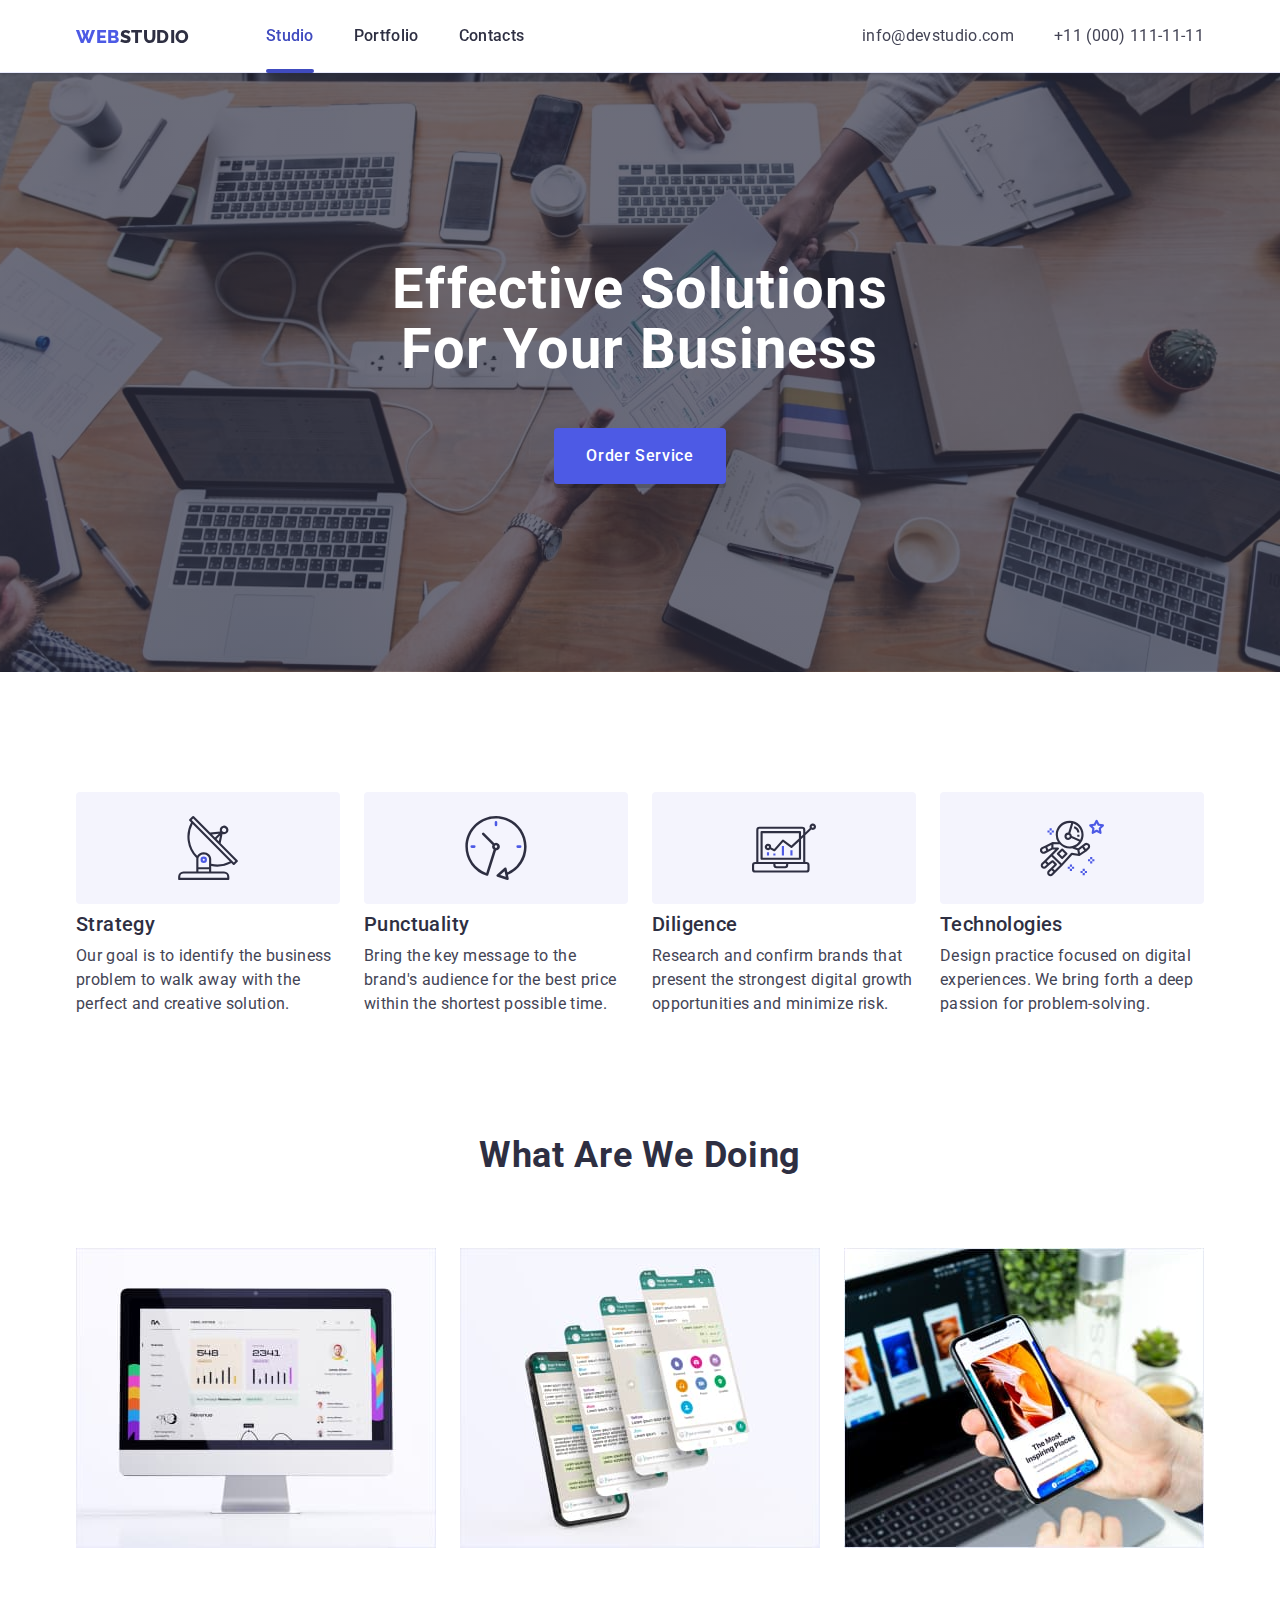
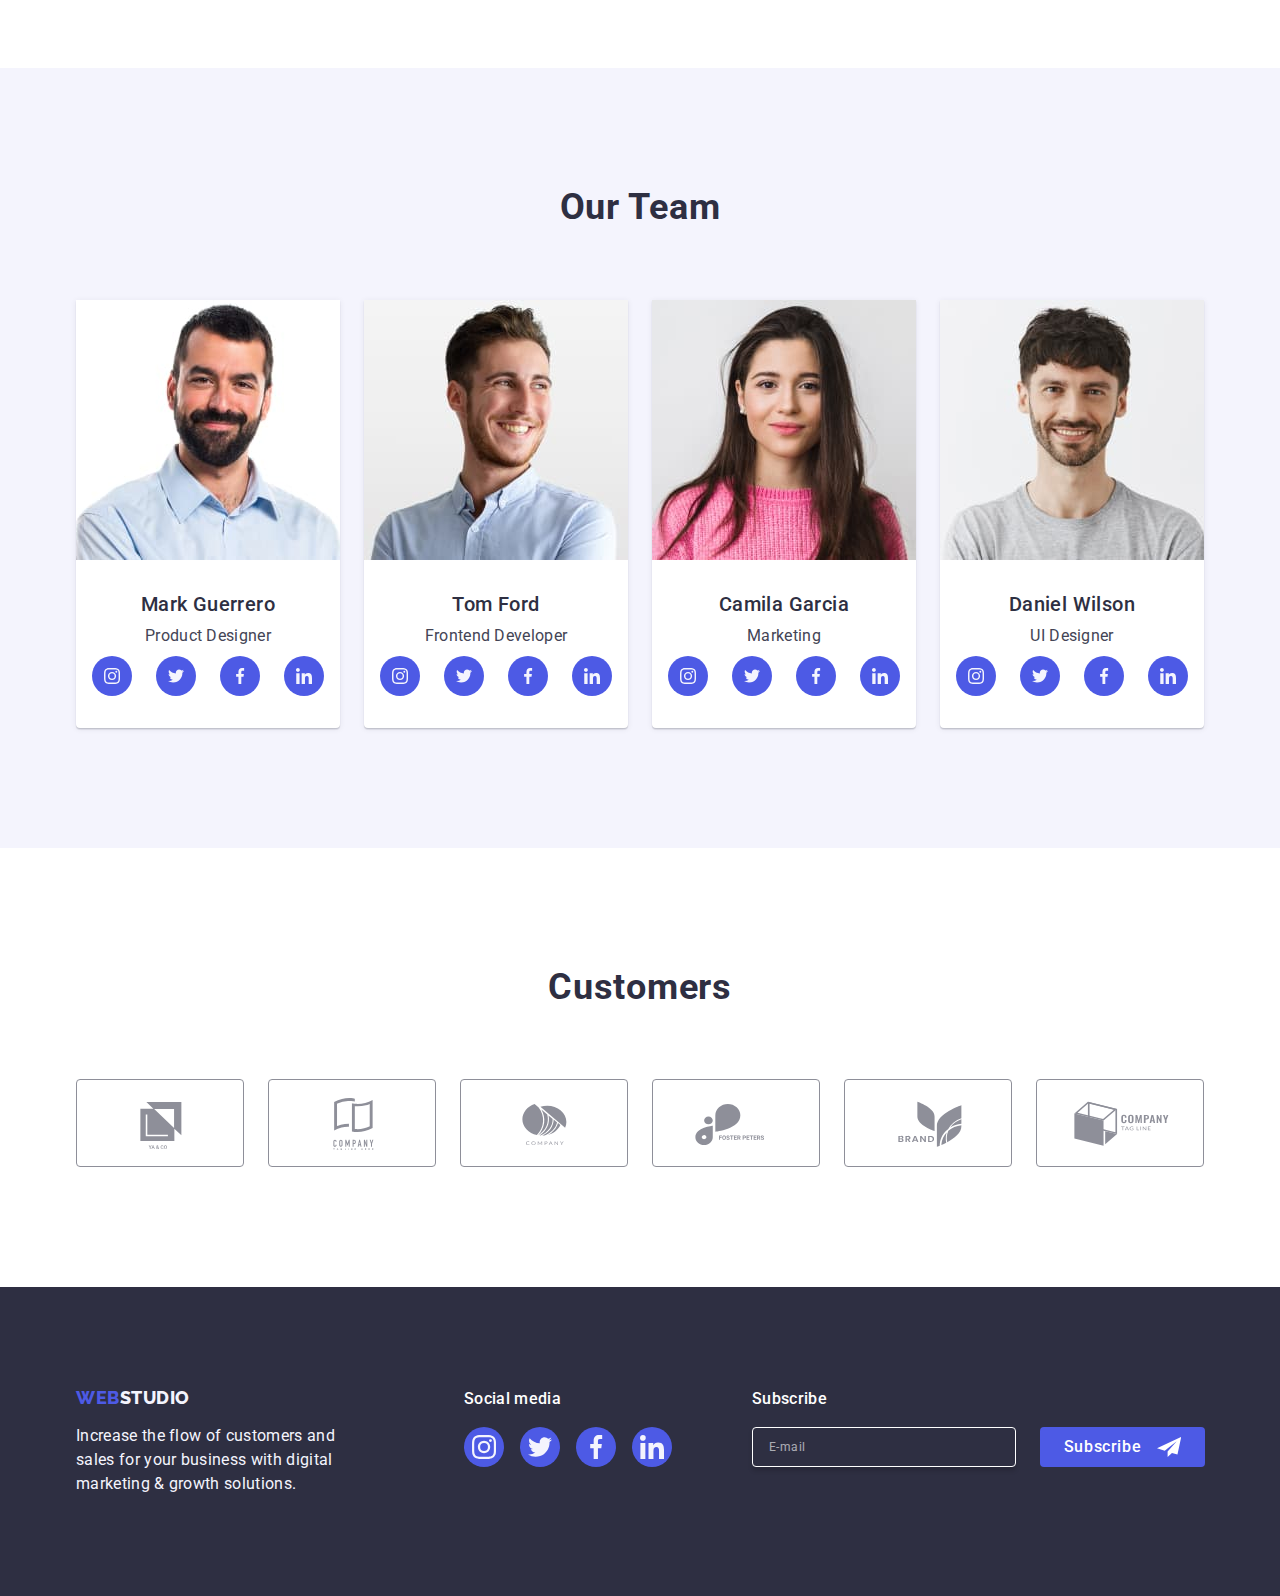
<file: index.html>
<!DOCTYPE html>
<html lang="en">
  <head>
    <meta charset="UTF-8" />
    <meta http-equiv="X-UA-Compatible" content="IE=edge" />
    <meta name="viewport" content="width=device-width, initial-scale=1.0" />
    <title>Main Page</title>
    <link rel="preconnect" href="https://fonts.googleapis.com" />
    <link rel="preconnect" href="https://fonts.gstatic.com" crossorigin />
    <link
      href="https://fonts.googleapis.com/css2?family=Raleway:wght@800&family=Roboto:wght@400;500;700&display=swap"
      rel="stylesheet"
    />
    <link
      rel="stylesheet"
      href="https://cdnjs.cloudflare.com/ajax/libs/modern-normalize/1.1.0/modern-normalize.min.css"
    />
    <link rel="stylesheet" href="./css/styles.css" />
  </head>

  <body>
    <header class="page-header">
      <div class="container page-header-container">
        <nav class="list page-navigation">
          <a class="logo link logo-header" href="./index.html"
            >Web<span class="logo-dark">Studio</span></a
          >
          <ul class="list menu">
            <li class="current-studio-item">
              <a class="menu-item link current-studio" href="./index.html"
                >Studio</a
              >
            </li>
            <li class="current-studio-item">
              <a class="menu-item link" href="./portfolio.html">Portfolio</a>
            </li>
            <li class="current-studio-item">
              <a class="menu-item link" href="">Contacts</a>
            </li>
          </ul>
        </nav>
        <button type="button" class="mobile-menu-open js-open-menu">
          <svg width="32" height="22">
            <use href="./images/icons.svg#burger"></use>
          </svg>
        </button>
        <address class="addresses">
          <ul class="list link addresses-nav">
            <li class="link">
              <a
                class="contact link link-email"
                href="mailto:info@devstudio.com"
                >info@devstudio.com</a
              >
            </li>
            <li class="link">
              <a class="contact link" href="tel:+110001111111"
                >+11 (000) 111-11-11</a
              >
            </li>
          </ul>
        </address>
      </div>
      <div class="mobile-menu js-menu-container">
        <div class="container mobile-menu-container">
          <button class="mobile-menu-close-btn js-close-menu">
            <svg class="icon-close" width="8" height="8">
              <use href="./images/icons.svg#close"></use>
            </svg>
          </button>
          <div class="mobile-page">
<div>
           <ul class="list mobile-menu-container-list">
              <li class="mobile-menu-container-link">
                <a
                  class="link mobile-menu-container-item studio"
                  href="./index.html"
                  >Studio</a
                >
              </li>
              <li class="mobile-menu-container-link">
                <a
                  class="link mobile-menu-container-item"
                  href="./portfolio.html"
                  >Portfolio</a
                >
              </li>
              <li class="mobile-menu-container-link">
                <a class="link mobile-menu-container-item" href="">Contacts</a>
              </li>
            </ul>  
          </div>
           
            <div class="mobile-addresses">
            <ul class="list mobile-menu-container-addresses">
              <li class="mobile-menu-phone">
                <a class="mobile-menu-phone-item link" href="tel:+110001111111"
                  >+11 (000) 111-11-11</a
                >
              </li>
              <li class="mobile-menu-email">
                <a
                  class="mobile-menu-email-item link"
                  href="mailto:info@devstudio.com"
                  >info@devstudio.com</a
                >
              </li>
            </ul>
            <div class="mobile-media-footer">
              <ul class="list  mobile-footer-list">
                <li class="every-icon">
                  <a href="" class="social-footer">
                    <svg
                      class="social-icon"
                      width="24"
                      height="24"
                      aria-label="icon-instagram"
                    >
                      <use href="./images/icons.svg#instagram"></use>
                    </svg>
                  </a>
                </li>
                <li class="every-icon">
                  <a href="" class="social-footer">
                    <svg
                      class="social-icon"
                      width="24"
                      height="24"
                      aria-label="icon-twitter"
                    >
                      <use href="./images/icons.svg#twitter"></use>
                    </svg>
                  </a>
                </li>
                <li class="every-icon">
                  <a href="" class="social-footer">
                    <svg
                      class="social-icon"
                      width="24"
                      height="24"
                      aria-label="icon-facebook"
                    >
                      <use href="./images/icons.svg#facebook"></use>
                    </svg>
                  </a>
                </li>
                <li class="every-icon">
                  <a href="" class="social-footer">
                    <svg
                      class="social-icon"
                      width="24"
                      height="24"
                      aria-label="icon-linkedin"
                    >
                      <use href="./images/icons.svg#linkedin"></use>
                    </svg>
                  </a>
                </li>
              </ul>
              </div>
          </div>
          
            
            </div>
          </div>
        </div>
      </div>
    </header>
    <main class="main-cont">
      <section class="hero">
        <div class="container">
          <h1 class="hero-title">Effective Solutions For Your Business</h1>
          <button class="modal-open-btn" type="button" data-modal-open>
            Order Service
          </button>
        </div>
      </section>
      <section class="scills">
        <div class="container">
          <h2 class="scills-title visually-hidden">scills</h2>
          <ul class="list scills-container">
            <li class="first-scill">
              <div class="scills-list">
                <svg
                  class="scills-icon"
                  width="64"
                  height="64"
                  aria-label="icon-strategy"
                >
                  <use href="./images/icons.svg#antenna"></use>
                </svg>
              </div>
              <h3 class="scills-item">Strategy</h3>
              <p class="scills-item-about">
                Our goal is to identify the business problem to walk away with
                the perfect and creative solution.
              </p>
            </li>
            <li class="first-scill">
              <div class="scills-list">
                <svg
                  class="scills-icon"
                  width="64"
                  height="64"
                  aria-label="icon-clock"
                >
                  <use href="./images/icons.svg#clock"></use>
                </svg>
              </div>
              <h3 class="scills-item">Punctuality</h3>
              <p class="scills-item-about">
                Bring the key message to the brand's audience for the best price
                within the shortest possible time.
              </p>
            </li>
            <li class="first-scill">
              <div class="scills-list">
                <svg
                  class="scills-icon"
                  width="64"
                  height="64"
                  aria-label="icon-diagram"
                >
                  <use href="./images/icons.svg#diagram"></use>
                </svg>
              </div>
              <h3 class="scills-item">Diligence</h3>
              <p class="scills-item-about">
                Research and confirm brands that present the strongest digital
                growth opportunities and minimize risk.
              </p>
            </li>
            <li class="first-scill">
              <div class="scills-list">
                <svg
                  class="scills-icon"
                  width="64"
                  height="64"
                  aria-label="icon-astronaut"
                >
                  <use href="./images/icons.svg#astronaut"></use>
                </svg>
              </div>
              <h3 class="scills-item">Technologies</h3>
              <p class="scills-item-about">
                Design practice focused on digital experiences. We bring forth a
                deep passion for problem-solving.
              </p>
            </li>
          </ul>
        </div>
      </section>
      <section class="doing-container">
        <div class="container">
          <h2 class="doing-title">What are we doing</h2>
          <ul class="list doing-list">
            <li class="first-doing">
              <h3 hidden>desktop</h3>
              <picture>
                <source
                  srcset="
                    ./images/doing/doing-tab.webp    1x,
                    ./images/doing/doing-tab@2x.webp 2x
                  "
                  media="(min-width:1158)"
                  type="image/webp"
                />
                <source
                  srcset="
                    ./images/doing/doing-tab.jpg    1x,
                    ./images/doing/doing-tab@2x.jpg 2x
                  "
                  media="(min-width:1158px)"
                />
                <img
                  src="./images/desktop.jpg"
                  alt="desktop"
                  width="360"
                  height="300"
                />
              </picture>
            </li>
            <li class="first-doing">
              <h3 hidden>mobile</h3>
              <picture>
                <source
                  srcset="
                    ./images/doing/doing-mob.webp    1x,
                    ./images/doing/doing-mob@2x.webp 2x
                  "
                  media="(min-width:1158)"
                  type="image/webp" />
                <source
                  srcset="
                    ./images/doing/doing-mob.jpg    1x,
                    ./images/doing/doing-mob@2x.jpg 2x
                  "
                  media="(min-width:1158px)" />
                <img
                  src="./images/mobile.jpg"
                  alt="mobile"
                  width="360"
                  height="300"
              /></picture>
            </li>

            <li class="first-doing">
              <h3 hidden>synchronization</h3>
              <picture>
                <source
                  srcset="
                    ./images/doing/doing-desk.webp    1x,
                    ./images/doing/doing-desk@2x.webp 2x
                  "
                  media="(min-width:1158)"
                  type="image/webp" />
                <source
                  srcset="
                    ./images/doing/doing-desk.jpg    1x,
                    ./images/doing/doing-desk@2x.jpg 2x
                  "
                  media="(min-width:1158px)" />
                <img
                  src="./images/synchronization.jpg"
                  alt="synchronization"
                  width="360"
                  height="300"
              /></picture>
            </li>
          </ul>
        </div>
      </section>
      <section class="team-container">
        <div class="container">
          <h2 class="team-title">Our Team</h2>
          <ul class="list team-list-top">
            <li class="team-list">
              <picture>
                <source
                  srcset="
                    ./images/team/team-desktop/guerrero-desk.webp    1x,
                    ./images/team/team-desktop/guerrero-desk@2x.webp 2x
                  "
                  media="(min-width:1158)"
                  type="image/webp"
                />
                <source
                  srcset="
                    ./images/team/team-desktop/guerrero-desk.jpg    1x,
                    ./images/team/team-desktop/guerrero-desk@2x.jpg 2x
                  "
                  media="(min-width:1158px)"
                />
                <source
                  srcset="
                    ./images/team/team-tablet/guerrero-tab.jpg    1x,
                    ./images/team/team-tablet/guerrero-tab@2x.jpg 2x
                  "
                  media="(min-width:768px)"
                />
                <source
                  srcset="
                    ./images/team/team-mobile/guerrero.jpg     1x,
                    ./images/team/team-mobile/guerrero@2x.jpg 2x
                  "
                  media="(max-width: 767px)"
                />
                <img
                  class="team-item-img"
                  src="./images/team/team-desktop/guerrero-desk.jpg"
                  alt="Mark Guerrero"
                  width="264"
                  height="260"
                />
              </picture>
              <div class="team-border every-team-border">
                <h3 class="team-item">Mark Guerrero</h3>
                <p class="item-about">Product Designer</p>
                <ul class="list social">
                  <li class="every-social-item">
                    <a href="" class="social-list">
                      <svg
                        class="social-icon"
                        width="16"
                        height="16"
                        aria-label="icon-instagram"
                      >
                        <use href="./images/icons.svg#instagram"></use>
                      </svg>
                    </a>
                  </li>
                  <li class="every-social-item">
                    <a href="" class="social-list">
                      <svg
                        class="social-icon"
                        width="16"
                        height="16"
                        aria-label="icon-twitter"
                      >
                        <use href="./images/icons.svg#twitter"></use>
                      </svg>
                    </a>
                  </li>
                  <li class="every-social-item">
                    <a href="" class="social-list">
                      <svg
                        class="social-icon"
                        width="16"
                        height="16"
                        aria-label="icon-facebook"
                      >
                        <use href="./images/icons.svg#facebook"></use>
                      </svg>
                    </a>
                  </li>
                  <li class="every-social-item">
                    <a href="" class="social-list">
                      <svg
                        class="social-icon"
                        width="16"
                        height="16"
                        aria-label="icon-linkedin"
                      >
                        <use href="./images/icons.svg#linkedin"></use>
                      </svg>
                    </a>
                  </li>
                </ul>
              </div>
            </li>
            <li class="team-list">
              <picture>
                <source
                  srcset="
                    ./images/team/team-desktop/ford-desk.webp    1x,
                    ./images/team/team-desktop/ford-desk@2x.webp 2x
                  "
                  media="(min-width:1158)"
                  type="image/webp" />
                <source
                  srcset="
                    ./images/team/team-desktop/ford-desk.jpg    1x,
                    ./images/team/team-desktop/ford-desk@2x.jpg 2x
                  "
                  media="(min-width:1158px)" />
                <source
                  srcset="
                    ./images/team/team-tablet/ford-tab.jpg    1x,
                    ./images/team/team-tablet/ford-tab@2x.jpg 2x
                  "
                  media="(min-width:768px)" />
                <source
                  srcset="
                    ./images/team/team-mobile/ford.jpg     1x,
                    ./images/team/team-mobile/ford@2x.jpg 2x
                  "
                  media="(max-width: 767px)" />
                <img
                  class="team-item-img"
                  src="./images/team/tom-ford.jpg"
                  alt="Tom Ford"
                  width="264"
                  height="260"
              /></picture>
              <div class="team-border every-team-border">
                <h3 class="team-item">Tom Ford</h3>
                <p class="item-about">Frontend Developer</p>
                <ul class="list social">
                  <li class="every-social-item">
                    <a href="" class="social-list">
                      <svg
                        class="social-icon"
                        width="16"
                        height="16"
                        aria-label="icon-instagram"
                      >
                        <use href="./images/icons.svg#instagram"></use>
                      </svg>
                    </a>
                  </li>
                  <li class="every-social-item">
                    <a href="" class="social-list">
                      <svg
                        class="social-icon"
                        width="16"
                        height="16"
                        aria-label="icon-twitter"
                      >
                        <use href="./images/icons.svg#twitter"></use>
                      </svg>
                    </a>
                  </li>
                  <li class="every-social-item">
                    <a href="" class="social-list">
                      <svg
                        class="social-icon"
                        width="16"
                        height="16"
                        aria-label="icon-facebook"
                      >
                        <use href="./images/icons.svg#facebook"></use>
                      </svg>
                    </a>
                  </li>
                  <li class="every-social-item">
                    <a href="" class="social-list">
                      <svg
                        class="social-icon"
                        width="16"
                        height="16"
                        aria-label="icon-linkedin"
                      >
                        <use href="./images/icons.svg#linkedin"></use>
                      </svg>
                    </a>
                  </li>
                </ul>
              </div>
            </li>
            <li class="team-list">
              <picture>
                <source
                  srcset="
                    ./images/team/team-desktop/garcia-desk.webp    1x,
                    ./images/team/team-desktop/garcia-desk@2x.webp 2x
                  "
                  media="(min-width:1158)"
                  type="image/webp" />
                <source
                  srcset="
                    ./images/team/team-desktop/garcia-desk.jpg    1x,
                    ./images/team/team-desktop/garcia-desk@2x.jpg 2x
                  "
                  media="(min-width:1158px)" />
                <source
                  srcset="
                    ./images/team/team-tablet/garcia-tab.jpg    1x,
                    ./images/team/team-tablet/garcia-tab@2x.jpg 2x
                  "
                  media="(min-width:768px)" />
                <source
                  srcset="
                    ./images/team/team-mobile/garcia.jpg     1x,
                    ./images/team/team-mobile/garcia@2x.jpg 2x
                  "
                  media="(max-width: 767px)" />

                <img
                  class="team-item-img"
                  src="./images/team/camila-garcia.jpg"
                  alt="Camila Garcia"
                  width="264"
                  height="260"
              /></picture>
              <div class="team-border every-team-border">
                <h3 class="team-item">Camila Garcia</h3>
                <p class="item-about">Marketing</p>
                <ul class="list social">
                  <li class="every-social-item">
                    <a href="" class="social-list">
                      <svg
                        class="social-icon"
                        width="16"
                        height="16"
                        aria-label="icon-instagram"
                      >
                        <use href="./images/icons.svg#instagram"></use>
                      </svg>
                    </a>
                  </li>
                  <li class="every-social-item">
                    <a href="" class="social-list">
                      <svg
                        class="social-icon"
                        width="16"
                        height="16"
                        aria-label="icon-twitter"
                      >
                        <use href="./images/icons.svg#twitter"></use>
                      </svg>
                    </a>
                  </li>
                  <li class="every-social-item">
                    <a href="" class="social-list">
                      <svg
                        class="social-icon"
                        width="16"
                        height="16"
                        aria-label="icon-facebook"
                      >
                        <use href="./images/icons.svg#facebook"></use>
                      </svg>
                    </a>
                  </li>
                  <li class="every-social-item">
                    <a href="" class="social-list">
                      <svg
                        class="social-icon"
                        width="16"
                        height="16"
                        aria-label="icon-linkedin"
                      >
                        <use href="./images/icons.svg#linkedin"></use>
                      </svg>
                    </a>
                  </li>
                </ul>
              </div>
            </li>
            <li class="team-list">
              <picture>
                <source
                  srcset="
                    ./images/team/team-desktop/wilson-desk.webp    1x,
                    1x,
                    ./images/team/team-desktop/wilson-desk@2x.webp 2x
                  "
                  media="(min-width:1158)"
                  type="image/webp" />
                <source
                  srcset="
                    ./images/team/team-desktop/wilson-desk.jpg    1x,
                    ./images/team/team-desktop/wilson-desk@2x.jpg 2x
                  "
                  media="(min-width:1158px)" />
                <source
                  srcset="
                    ./images/team/team-tablet/wilson-tab.jpg    1x,
                    ./images/team/team-tablet/wilson-tab@2x.jpg 2x
                  "
                  media="(min-width:768px)" />
                <source
                  srcset="
                    ./images/team/team-mobile/wilson.jpg     1x,
                    ./images/team/team-mobile/wilson@2x.jpg 2x
                  "
                  media="(max-width: 767px)" />
                <img
                  class="team-item-img"
                  src="./images/team/daniel-wilson.jpg"
                  alt="Daniel Wilson"
                  width="264"
                  height="260"
              /></picture>
              <div class="team-border every-team-border">
                <h3 class="team-item">Daniel Wilson</h3>
                <p class="item-about">UI Designer</p>
                <ul class="list social">
                  <li class="every-social-item">
                    <a href="" class="social-list">
                      <svg
                        class="social-icon"
                        width="16"
                        height="16"
                        aria-label="icon-instagram"
                      >
                        <use href="./images/icons.svg#instagram"></use>
                      </svg>
                    </a>
                  </li>
                  <li class="every-social-item">
                    <a href="" class="social-list">
                      <svg
                        class="social-icon"
                        width="16"
                        height="16"
                        aria-label="icon-twitter"
                      >
                        <use href="./images/icons.svg#twitter"></use>
                      </svg>
                    </a>
                  </li>
                  <li class="every-social-item">
                    <a href="" class="social-list">
                      <svg
                        class="social-icon"
                        width="16"
                        height="16"
                        aria-label="icon-facebook"
                      >
                        <use href="./images/icons.svg#facebook"></use>
                      </svg>
                    </a>
                  </li>
                  <li class="every-social-item">
                    <a href="" class="social-list">
                      <svg
                        class="social-icon"
                        width="16"
                        height="16"
                        aria-label="icon-linkedin"
                      >
                        <use href="./images/icons.svg#linkedin"></use>
                      </svg>
                    </a>
                  </li>
                </ul>
              </div>
            </li>
          </ul>
        </div>
      </section>
      <section class="customers-container">
        <div class="container">
          <h2 class="customers-title">Customers</h2>
          <ul class="list customers-list">
            <li class="every-customer-item">
              <a href="" class="customers-item">
                <svg
                  class="customers-icon"
                  width="104"
                  height="56"
                  aria-label="icon-ya-co"
                >
                  <use href="./images/icons.svg#ya-co"></use>
                </svg>
              </a>
            </li>
            <li class="every-customer-item">
              <a href="" class="customers-item">
                <svg
                  class="customers-icon"
                  width="104"
                  height="56"
                  aria-label="icon-tagline-here"
                >
                  <use href="./images/icons.svg#tagline-here"></use>
                </svg>
              </a>
            </li>
            <li class="every-customer-item">
              <a href="" class="customers-item">
                <svg
                  class="customers-icon"
                  width="104"
                  height="56"
                  aria-label="icon-company"
                >
                  <use href="./images/icons.svg#company"></use>
                </svg>
              </a>
            </li>
            <li class="every-customer-item">
              <a href="" class="customers-item">
                <svg
                  class="customers-icon"
                  width="104"
                  height="56"
                  aria-label="icon-foster-peters"
                >
                  <use href="./images/icons.svg#foster-peters"></use>
                </svg>
              </a>
            </li>
            <li class="every-customer-item">
              <a href="" class="customers-item">
                <svg
                  class="customers-icon"
                  width="104"
                  height="56"
                  aria-label="icon-brand"
                >
                  <use href="./images/icons.svg#brand"></use>
                </svg>
              </a>
            </li>
            <li class="every-customer-item">
              <a href="" class="customers-item">
                <svg
                  class="customers-icon"
                  width="104"
                  height="56"
                  aria-label="icon-tag"
                >
                  <use href="./images/icons.svg#tag"></use>
                </svg>
              </a>
            </li>
          </ul>
        </div>
      </section>
    </main>
    <footer class="footer">
      <div class="container container-footer">
        <div class="footer-left">
          <a class="logo link footer-link" href="./index.html"
            >Web<span class="logo-light">Studio</span></a
          >
          <p class="footer-about">
            Increase the flow of customers and sales for your business with
            digital marketing & growth solutions.
          </p>
        </div>
        <div class="social-media-footer">
          <p class="social-media">Social media</p>
          <ul class="list social-footer-list">
            <li class="every-icon">
              <a href="" class="social-footer">
                <svg
                  class="social-icon"
                  width="24"
                  height="24"
                  aria-label="icon-instagram"
                >
                  <use href="./images/icons.svg#instagram"></use>
                </svg>
              </a>
            </li>
            <li class="every-icon">
              <a href="" class="social-footer">
                <svg
                  class="social-icon"
                  width="24"
                  height="24"
                  aria-label="icon-twitter"
                >
                  <use href="./images/icons.svg#twitter"></use>
                </svg>
              </a>
            </li>
            <li class="every-icon">
              <a href="" class="social-footer">
                <svg
                  class="social-icon"
                  width="24"
                  height="24"
                  aria-label="icon-facebook"
                >
                  <use href="./images/icons.svg#facebook"></use>
                </svg>
              </a>
            </li>
            <li class="every-icon">
              <a href="" class="social-footer">
                <svg
                  class="social-icon"
                  width="24"
                  height="24"
                  aria-label="icon-linkedin"
                >
                  <use href="./images/icons.svg#linkedin"></use>
                </svg>
              </a>
            </li>
          </ul>
        </div>
        <div class="footer-right">
          <p class="subscribe-title">Subscribe</p>
          <form class="subscribe-form">
            <label class="subscribe-list">
              <input
                type="email"
                name="email"
                class="subscribe-email"
                required
                placeholder="E-mail"
              />
            </label>
            <button type="submit" class="subscribe-button">
              Subscribe
              <svg
                class="subscribe-letter"
                width="24"
                height="24"
                aria-label="subscribe"
              >
                <use href="./images/icons.svg#letter"></use>
              </svg>
            </button>
          </form>
        </div>
      </div>
    </footer>
    <div class="backdrop is-hidden" data-modal>
      <div class="modal-window">
        <button type="button" class="window-close-btn" data-modal-close>
          <svg class="icon-close" width="8" height="8" aria-label="close">
            <use href="./images/icons.svg#close"></use>
          </svg>
        </button>
        <p class="modal-window-name">
          Leave your contacts and we will call you back
        </p>
        <form class="modal-form">
          <div class="modal-form-field">
            <label for="user-name" class="modal-form-input-desk"> Name </label>
            <div class="modal-form-input-wrapper">
              <input
                id="user-name"
                type="text"
                name="user-name"
                class="modal-window-input"
                minlength="3"
                required
                pattern="^[a-zA-Zа-яА-ЯіІїЇ]+$"
              />
              <svg
                class="modal-form-input-icon"
                width="18"
                height="24"
                aria-label="yourname"
              >
                <use href="./images/icons.svg#name"></use>
              </svg>
            </div>
          </div>
          <div class="modal-form-field">
            <label for="user-phone" class="modal-form-input-desk">
              Phone
            </label>
            <div class="modal-form-input-wrapper">
              <input
                id="user-phone"
                type="tel"
                class="modal-window-input"
                name="Phone"
                required
                pattern="[0-9]{3}-[0-9]{3}-[0-9]{2}-[0-9]{2}"
                title="XXX-XXX-XX-XX"
              />
              <svg
                class="modal-form-input-icon"
                width="18"
                height="24"
                aria-label="phone"
              >
                <use href="./images/icons.svg#phone"></use>
              </svg>
            </div>
          </div>
          <div class="modal-form-field">
            <label for="user-email" class="modal-form-input-desk">
              Email
            </label>
            <div class="modal-form-input-wrapper">
              <input
                id="user-email"
                type="email"
                class="modal-window-input"
                name="Email"
                required
              />
              <svg
                class="modal-form-input-icon"
                width="18"
                height="24"
                aria-label="email"
              >
                <use href="./images/icons.svg#email"></use>
              </svg>
            </div>
          </div>
          <div class="modal-form-field-comment">
            <label for="user-comment" class="modal-form-input-desk">
              Comment
            </label>
            <textarea
              id="user-comment"
              class="modal-window-comment"
              name="user-comment"
              placeholder="Text input"
            ></textarea>
          </div>
          <div class="checkbox">
            <input
              id="user-privacy"
              type="checkbox"
              name="user-privacy"
              class="modal-form-chekbox visually-hidden"
              value="true"
            />
            <label for="user-privacy" class="modal-form-chekbox-wrapper">
              <span class="modal-form-own-checkbox">
                <svg
                  class="modal-form-own"
                  width="10"
                  height="8"
                  aria-label="checkbox"
                >
                  <use
                    class="modal-form-own-icon"
                    href="./images/icons.svg#click"
                  ></use>
                </svg>
              </span>
              I accept the terms and conditions of the
              <a class="privacy-policy" href="">Privacy Policy</a>
            </label>
          </div>
          <button type="submit" class="modal-form-submit">Send</button>
        </form>
      </div>
    </div>
    <script src="./js/modal.js"></script>
    <script src="./js/mobile-menu.js"></script>
  </body>
</html>
</file>
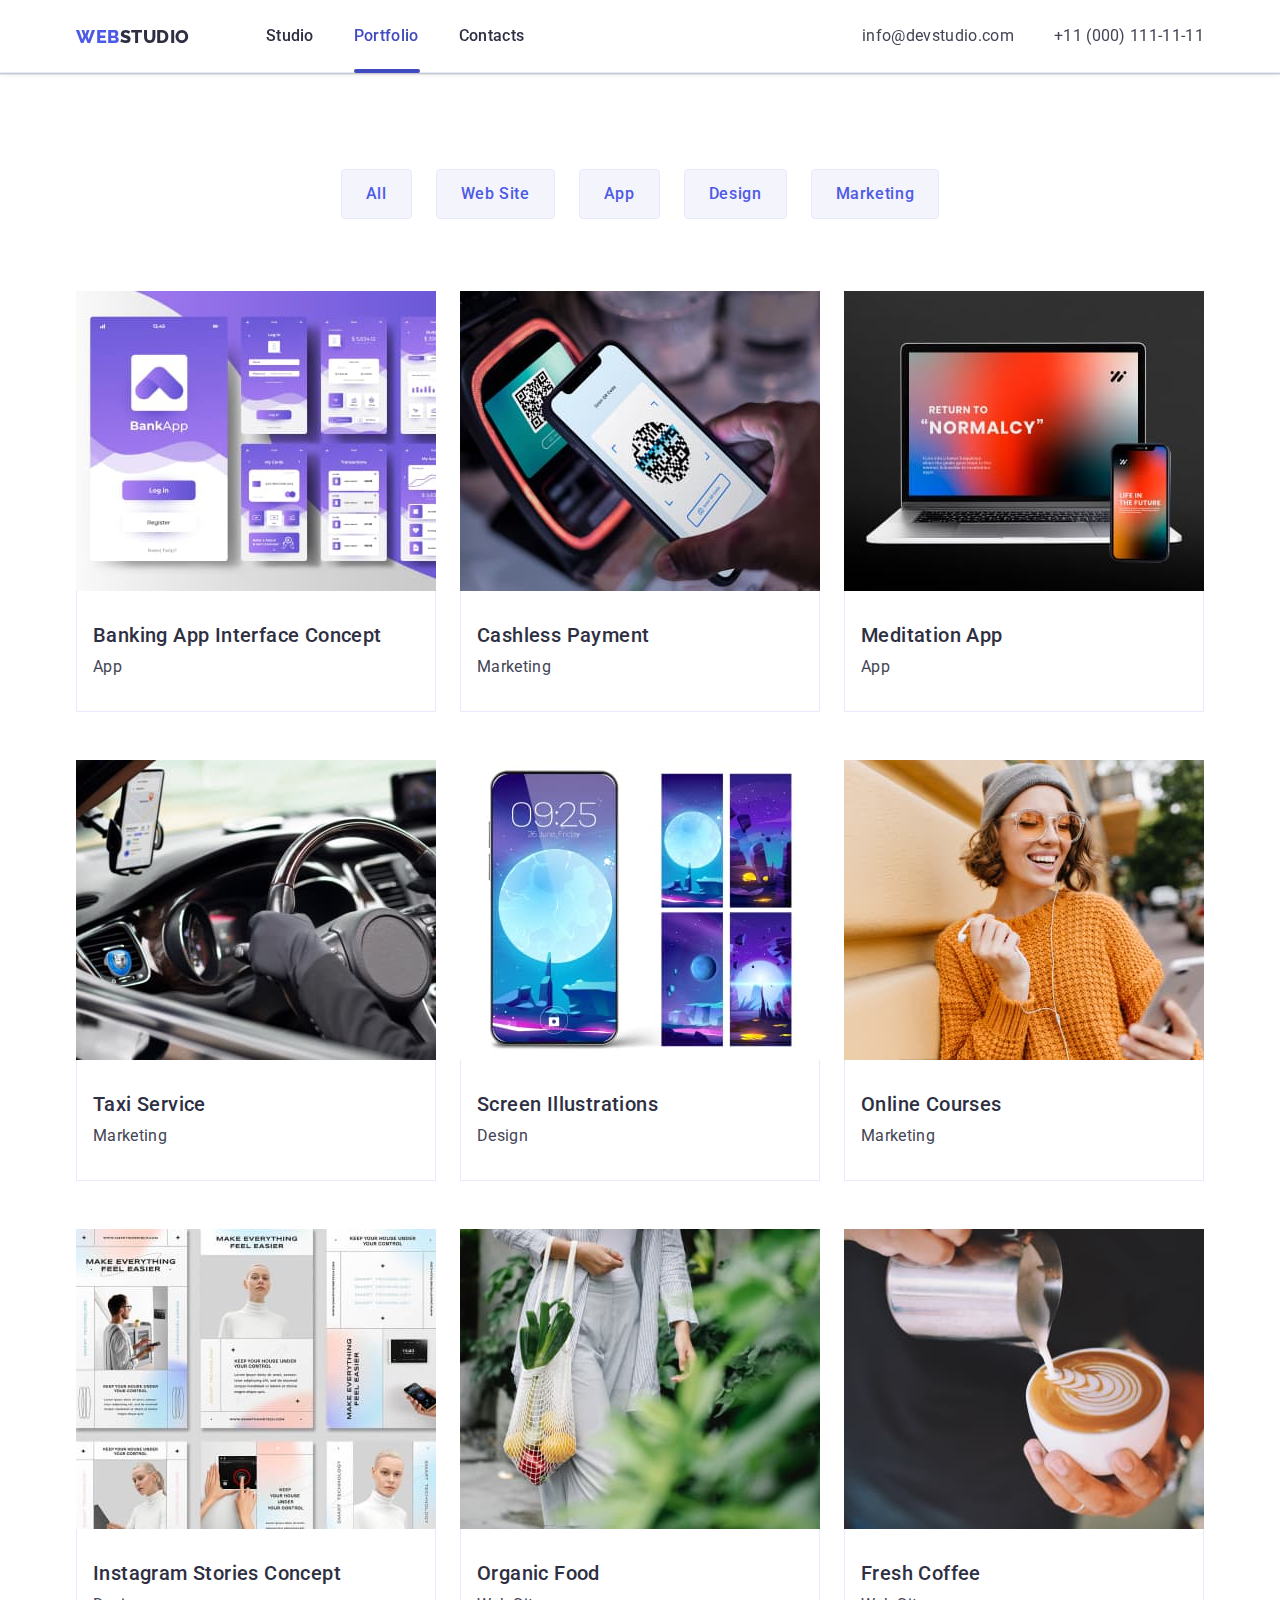
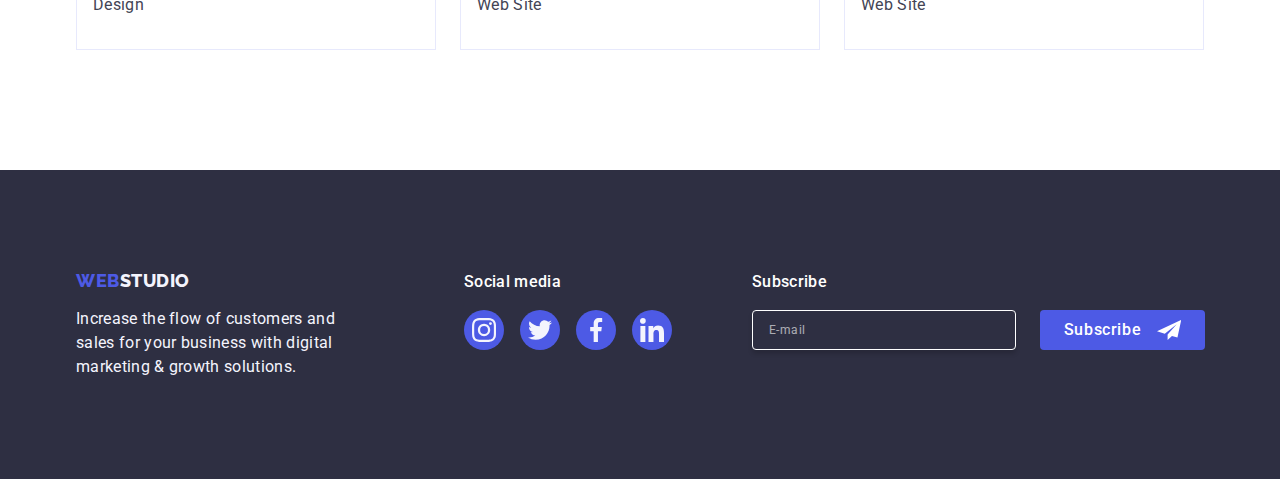
<file: portfolio.html>
<!DOCTYPE html>
<html lang="en">
  <head>
    <meta charset="UTF-8" />
    <meta http-equiv="X-UA-Compatible" content="IE=edge" />
    <meta name="viewport" content="width=device-width, initial-scale=1.0" />
    <title>Portfolio</title>
    <link rel="preconnect" href="https://fonts.googleapis.com" />
    <link rel="preconnect" href="https://fonts.gstatic.com" crossorigin />
    <link
      href="https://fonts.googleapis.com/css2?family=Raleway:wght@800&family=Roboto:wght@400;500;700&display=swap"
      rel="stylesheet"
    />
    <link
      rel="stylesheet"
      href="https://cdnjs.cloudflare.com/ajax/libs/modern-normalize/1.1.0/modern-normalize.min.css"
    />
    <link rel="stylesheet" href="./css/styles.css" />
  </head>

  <body>
    <header class="page-header">
      <div class="container page-header-container">
        <nav class="list page-navigation">
          <a class="logo link logo-header" href="./portfolio.html"
            >Web<span class="logo-dark">Studio</span></a
          >
          <ul class="menu list">
            <li>
              <a class="menu-item link" href="./index.html">Studio</a>
            </li>
            <li class="current-portfolio-item">
              <a
                class="menu-item link current-portfolio"
                href="./portfolio.html"
                >Portfolio</a
              >
            </li>
            <li>
              <a class="menu-item link" href="">Contacts</a>
            </li>
          </ul>
        </nav>
        <address class="addresses">
          <ul class="list link addresses-nav">
            <li class="link">
              <a class="contact link" href="mailto:info@devstudio.com"
                >info@devstudio.com</a
              >
            </li>
            <li class="link">
              <a class="contact link" href="tel:+110001111111"
                >+11 (000) 111-11-11</a
              >
            </li>
          </ul>
        </address>
      </div>
    </header>
    <main>
      <section class="portfolio-section">
        <div class="container">
          <h1 class="visually-hidden">Our Webstudio Service</h1>
          <ul class="list list-modal-open">
            <li>
              <button class="modal-open every-modal-open" type="button">
                All
              </button>
            </li>
            <li>
              <button class="modal-open every-modal-open" type="button">
                Web Site
              </button>
            </li>
            <li>
              <button class="modal-open every-modal-open" type="button">
                App
              </button>
            </li>
            <li>
              <button class="modal-open every-modal-open" type="button">
                Design
              </button>
            </li>
            <li>
              <button class="modal-open every-modal-open" type="button">
                Marketing
              </button>
            </li>
          </ul>
          <ul class="list services-list">
            <li class="first-service">
              <a href="" class="link every-service">
                <div class="img-overlay">
                  <img
                    src="./images/Portfolio/App/banking-app.jpg"
                    alt="Banking App"
                    width="360"
                    height="300"
                  />
                  <p class="every-service-overlay">
                    14 Stylish and User-Friendly App Design Concepts · Task
                    Manager App · Calorie Tracker App · Exotic Fruit Ecommerce
                    App · Cloud Storage App
                  </p>
                </div>
                <div class="services-border">
                  <h2 class="services">Banking App Interface Concept</h2>
                  <p class="services-item">App</p>
                </div>
              </a>
            </li>
            <li class="first-service">
              <a href="" class="link every-service">
                <div class="img-overlay">
                  <img
                    src="./images/Portfolio/Marketing/cashless.jpg"
                    alt="Cashless"
                    width="360"
                    height="300"
                  />
                  <p class="every-service-overlay">
                    14 Stylish and User-Friendly App Design Concepts · Task
                    Manager App · Calorie Tracker App · Exotic Fruit Ecommerce
                    App · Cloud Storage App
                  </p>
                </div>
                <div class="services-border">
                  <h2 class="services">Cashless Payment</h2>
                  <p class="services-item">Marketing</p>
                </div>
              </a>
            </li>
            <li class="first-service">
              <a href="" class="link every-service">
                <div class="img-overlay">
                  <img
                    src="./images/Portfolio/App/meditation-app.jpg"
                    alt="Meditation App"
                    width="360"
                    height="300"
                  />
                  <p class="every-service-overlay">
                    14 Stylish and User-Friendly App Design Concepts · Task
                    Manager App · Calorie Tracker App · Exotic Fruit Ecommerce
                    App · Cloud Storage App
                  </p>
                </div>
                <div class="services-border">
                  <h2 class="services">Meditation App</h2>
                  <p class="services-item">App</p>
                </div>
              </a>
            </li>
            <li class="first-service">
              <a href="" class="link every-service">
                <div class="img-overlay">
                  <img
                    src="./images/Portfolio/Marketing/taxi-service.jpg"
                    alt="Taxi service"
                    width="360"
                    height="300"
                  />
                  <p class="every-service-overlay">
                    14 Stylish and User-Friendly App Design Concepts · Task
                    Manager App · Calorie Tracker App · Exotic Fruit Ecommerce
                    App · Cloud Storage App
                  </p>
                </div>
                <div class="services-border">
                  <h2 class="services">Taxi Service</h2>
                  <p class="services-item">Marketing</p>
                </div>
              </a>
            </li>
            <li class="first-service">
              <a href="" class="link every-service">
                <div class="img-overlay">
                  <img
                    src="./images/Portfolio/Design/screen.jpg"
                    alt="Screen"
                    width="360"
                    height="300"
                  />
                  <p class="every-service-overlay">
                    14 Stylish and User-Friendly App Design Concepts · Task
                    Manager App · Calorie Tracker App · Exotic Fruit Ecommerce
                    App · Cloud Storage App
                  </p>
                </div>
                <div class="services-border">
                  <h2 class="services">Screen Illustrations</h2>
                  <p class="services-item">Design</p>
                </div>
              </a>
            </li>
            <li class="first-service">
              <a href="" class="link every-service">
                <div class="img-overlay">
                  <img
                    src="./images/Portfolio/Marketing/online-courses.jpg"
                    alt="Online course"
                    width="360"
                    height="300"
                  />
                  <p class="every-service-overlay">
                    14 Stylish and User-Friendly App Design Concepts · Task
                    Manager App · Calorie Tracker App · Exotic Fruit Ecommerce
                    App · Cloud Storage App
                  </p>
                </div>
                <div class="services-border">
                  <h2 class="services">Online Courses</h2>
                  <p class="services-item">Marketing</p>
                </div>
              </a>
            </li>
            <li class="first-service">
              <a href="" class="link every-service">
                <div class="img-overlay">
                  <img
                    src="./images/Portfolio/Design/instagram.jpg"
                    alt="Instagram"
                    width="360"
                    height="300"
                  />
                  <p class="every-service-overlay">
                    14 Stylish and User-Friendly App Design Concepts · Task
                    Manager App · Calorie Tracker App · Exotic Fruit Ecommerce
                    App · Cloud Storage App
                  </p>
                </div>
                <div class="services-border">
                  <h2 class="services">Instagram Stories Concept</h2>
                  <p class="services-item">Design</p>
                </div>
              </a>
            </li>
            <li class="first-service">
              <a href="" class="link every-service">
                <div class="img-overlay">
                  <img
                    src="./images/Portfolio/Website/food.jpg"
                    alt="Food"
                    width="360"
                    height="300"
                  />
                  <p class="every-service-overlay">
                    14 Stylish and User-Friendly App Design Concepts · Task
                    Manager App · Calorie Tracker App · Exotic Fruit Ecommerce
                    App · Cloud Storage App
                  </p>
                </div>
                <div class="services-border">
                  <h2 class="services">Organic Food</h2>
                  <p class="services-item">Web Site</p>
                </div>
              </a>
            </li>
            <li class="first-service">
              <a href="" class="link every-service">
                <div class="img-overlay">
                  <img
                    src="./images/Portfolio/Website/coffee.jpg"
                    alt="Coffee"
                    width="360"
                    height="300"
                  />
                  <p class="every-service-overlay">
                    14 Stylish and User-Friendly App Design Concepts · Task
                    Manager App · Calorie Tracker App · Exotic Fruit Ecommerce
                    App · Cloud Storage App
                  </p>
                </div>
                <div class="services-border">
                  <h2 class="services">Fresh Coffee</h2>
                  <p class="services-item">Web Site</p>
                </div>
              </a>
            </li>
          </ul>
        </div>
      </section>
    </main>
    <footer class="footer">
      <div class="container container-footer">
        <div class="footer-left">
          <a class="logo link footer-link" href="./portfolio.html"
            >Web<span class="logo-light">Studio</span></a
          >
          <p class="footer-about">
            Increase the flow of customers and sales for your business with
            digital marketing & growth solutions.
          </p>
        </div>
        <div class="social-media-footer">
          <p class="social-media">Social media</p>
          <ul class="list social-footer-list">
            <li class="every-icon">
              <a href="" class="social-footer">
                <svg
                  class="social-icon"
                  width="24"
                  height="24"
                  aria-label="icon-instagram"
                >
                  <use href="./images/icons.svg#instagram"></use>
                </svg>
              </a>
            </li>
            <li class="every-icon">
              <a href="" class="social-footer">
                <svg
                  class="social-icon"
                  width="24"
                  height="24"
                  aria-label="icon-twitter"
                >
                  <use href="./images/icons.svg#twitter"></use>
                </svg>
              </a>
            </li>
            <li class="every-icon">
              <a href="" class="social-footer">
                <svg
                  class="social-icon"
                  width="24"
                  height="24"
                  aria-label="icon-facebook"
                >
                  <use href="./images/icons.svg#facebook"></use>
                </svg>
              </a>
            </li>
            <li class="every-icon">
              <a href="" class="social-footer">
                <svg
                  class="social-icon"
                  width="24"
                  height="24"
                  aria-label="icon-linkedin"
                >
                  <use href="./images/icons.svg#linkedin"></use>
                </svg>
              </a>
            </li>
          </ul>
        </div>
        <div class="footer-right">
          <p class="subscribe-title">Subscribe</p>
          <form class="subscribe-form">
            <label class="subscribe-list">
              <input
                type="email"
                name="email"
                class="subscribe-email"
                required
                placeholder="E-mail"
            /></label>
            <button type="submit" class="subscribe-button">
              Subscribe
              <svg class="subscribe-letter" width="24" height="24">
                <use href="./images/icons.svg#letter"></use>
              </svg>
            </button>
          </form>
        </div>
      </div>
    </footer>
  </body>
</html>
</file>
<file: css/styles.css>
:root {
  --main-color: #2e2f42;
  --active-color: #4d5ae5;
  --text-color: #434455;
  --secondary-color: #ffffff;
  --light-color: #f4f4fd;
  --press-color: #404bbf;
  --icon-color: #8e8f99;
  --transition-dur-funk: 250ms cubic-bezier(0.4, 0, 0.2, 1);
}

.list {
  list-style: none;
}
.link {
  text-decoration: none;
}

h1,
h2,
h3,
h4,
p {
  margin-top: 0;
  margin-bottom: 0;
}

ol,
ul {
  margin-top: 0;
  margin-bottom: 0;
  padding-left: 0;
}

img {
  display: flex;
}

body {
  font-family: "Roboto", sans-serif;
  color: var(--text-color);
  background-color: var(--secondary-color);
}

.container {
  width: 100%;
  padding-left: 16px;
  padding-right: 16px;
  margin: 0 auto;
}

.logo-header {
  display: block;
  padding-top: 24px;
  padding-bottom: 22px;
}
.backdrop.is-hidden {
  visibility: hidden;
  opacity: 0;
  pointer-events: none;
}

.backdrop {
  position: fixed;
  top: 0;
  left: 0;
  z-index: 100%;
  width: 100%;
  height: 100%;
  background: rgba(46, 47, 66, 0.4);
  transition: opacity var(--transition-dur-funk),
    visibility var(--transition-dur-funk);
}
.page-header-container {
  display: flex;
  align-items: center;
  justify-content: space-between;
}

.mobile-menu-container {
  position: relative;
  padding-top: 80px;
  padding-bottom: 40px;
  padding-left: 40px;
  padding-left: auto;
  padding-right: auto;
}

.mobile-menu-container-link {
  margin-bottom: 40px;
}

.mobile-menu-container-item {
  font-size: 36px;
  font-weight: 700;
  line-height: 1.11;
  letter-spacing: 0.02em;
  color: var(--main-color);
  transition: color var(--transition-dur-funk);
}
.studio {
  color: var(--press-color);
}
.mobile-menu-container-item:focus {
  color: var(--press-color);
}

.mobile-menu-open {
  background-color: transparent;
  border: none;
  padding: 0;
  line-height: 0;
}

.mobile-menu {
  position: fixed;
  background-color: var(--secondary-color);
  top: 0;
  left: 0;
  width: 100%;
  height: 100%;
  z-index: 1000;
  opacity: 0;
  visibility: hidden;
  pointer-events: none;
  display: flex;
}

.mobile-page {
  height: 100%;
  width: 100%;
  display: flex;
  flex-direction: column;
  justify-content: space-between;
}
.mobile-menu.is-open {
  opacity: 1;
  visibility: visible;
  pointer-events: auto;
}

.mobile-menu-close-btn {
  display: flex;
  position: absolute;
  top: 24px;
  right: 24px;
  justify-content: center;
  align-items: center;
  width: 24px;
  height: 24px;
  border-radius: 50%;
  padding: 0;
  border: 1px solid rgba(0, 0, 0, 0.1);
  background-color: transparent;
  cursor: pointer;
  transition: background-color var(--transition-dur-funk);
}

.icon-close {
  transition: fill var(--transition-dur-funk);
  fill: var(--main-color);
}

.window-close-btn:hover .icon-close,
.window-close-btn:focus .icon-close {
  fill: var(--secondary-color);
}

.page-header {
  position: fixed;
  top: 0;
  left: 0;
  width: 100%;
  background-color: rgba(255, 255, 255, 1);
  border-bottom: 1px solid #e7e9fc;
  box-shadow: 0 2px 1px rgba(46, 47, 66, 0.08), 0 1px 1px rgba(46, 47, 66, 0.16),
    0 1px 6px rgba(46, 47, 66, 0.08);
}

.logo {
  color: var(--active-color);
  font-family: "Raleway", sans-serif;
  font-size: 18px;
  line-height: 1.17;
  font-weight: 800;
  letter-spacing: 0.03em;
  text-transform: uppercase;
}

.logo-dark {
  color: var(--main-color);
}

.logo-light {
  color: var(--light-color);
}

.mobile-menu-phone-item {
  font-weight: 700;
  font-size: 24px;
  line-height: 1.11;
  letter-spacing: 0.02em;
  text-transform: capitalize;
  color: var(--active-color);
  padding-top: 244px;
}

.mobile-menu-email {
  margin-top: 40px;
  margin-bottom: 48px;
}

.mobile-menu-email-item {
  font-weight: 500;
  font-size: 20px;
  line-height: 1.2;
  letter-spacing: 0.02em;
  color: var(--text-color);
}

.mobile-footer-list {
  display: flex;
  gap: 36px;
}

.modal-footer-list {
  display: flex;
  gap: 56px;
}

.mobile-menu-close-btn:focus {
  background-color: var(--press-color);
  fill: var(--secondary-color);
}

.social-footer {
  display: flex;
  background-color: var(--active-color);
  width: 40px;
  height: 40px;
  border-radius: 50%;
  justify-content: center;
  align-items: center;
  transition: background-color var(--transition-dur-funk);
}

.social-footer:focus {
  background-color: #31d0aa;
}

.social-icon {
  fill: var(--light-color);
}

.hero {
  background-image: linear-gradient(
      rgba(46, 47, 66, 0.7),
      rgba(46, 47, 66, 0.7)
    ),
    url("../images/hero/hero-mobile.jpg");
  background-size: cover;
  background-repeat: no-repeat;
  background-position: center;
  max-width: 428px;
  margin: 70px auto 0;
  text-align: center;
  padding: 112px 0 112px;
}
.hero-title {
  margin: auto;
  max-width: 320px;
  margin-bottom: 72px;
  color: var(--secondary-color);
  font-weight: 700;
  font-size: 36px;
  line-height: 1.11;
  letter-spacing: 0.02em;
  text-align: center;
}

.modal-open-btn {
  display: block;
  border: none;
  margin: auto;
  border-radius: 4px;
  padding: 16px 32px;
  min-width: 169px;
  font-family: "Roboto", sans-serif;
  font-weight: 500;
  font-size: 16px;
  line-height: 1.5;
  letter-spacing: 0.04em;
  color: var(--secondary-color);
  background-color: var(--active-color);
  height: 56px;
  cursor: pointer;
  box-shadow: 0 4px rgba(0, 0, 0, 0.15);
  transition: background-color var(--transition-dur-funk);
}

.modal-open-btn:hover,
.modal-open-btn:focus {
  color: var(--secondary-color);
  background-color: var(--press-color);
  box-shadow: 0 4px rgba(0, 0, 0, 0.15);
}
.scills {
  padding-top: 96px;
  padding-bottom: 96px;
}
.scills-icon {
  display: none;
}
.visually-hidden {
  position: absolute;
  width: 1px;
  height: 1px;
  margin: -1px;
  border: 0;
  padding: 0;
  white-space: nowrap;
  clip-path: inset(100%);
  clip: rect(0 0 0 0);
  overflow: hidden;
}
.scills-list {
  display: none;
}

.first-scill {
  margin-bottom: 72px;
}

.first-scill:last-child {
  margin-bottom: 0;
}

.scills-item {
  font-size: 36px;
  font-weight: 700;
  line-height: 1.11;
  letter-spacing: 0.02em;
  text-transform: capitalize;
  text-align: center;
  color: var(--main-color);
  margin-bottom: 8px;
}

.scills-item-about {
  font-weight: 500;
  font-size: 16px;
  line-height: 1.5;
  letter-spacing: 0.02em;
  color: var(--text-color);
  justify-content: center;
}

.doing-container {
  display: none;
}
.team-container {
  padding-top: 96px;
  padding-bottom: 96px;
  background-color: var(--light-color);
}

.team-title {
  text-align: center;
  margin: 0 auto 72px;
  font-weight: 700;
  font-size: 36px;
  line-height: 1.11;
  text-transform: capitalize;
  letter-spacing: 0.02em;
  color: var(--main-color);
}

.team-list-top {
  display: flex;
  justify-content: center;
  flex-wrap: wrap;
  row-gap: 72px;
  background-color: var(--light-color);
}
.team-list {
  background-color: var(--secondary-color);
  border-radius: 0px 0px 4px 4px;
  box-shadow: 0px 2px 1px 0px rgba(46, 47, 66, 0.08),
    0px 1px 1px 0px rgba(46, 47, 66, 0.16),
    0px 1px 6px 0px rgba(46, 47, 66, 0.08);
  max-width: 264px;
}

.team-item-img {
  text-align: center;
  margin-left: auto;
  margin-right: auto;
}

.team-item {
  font-weight: 500;
  font-size: 20px;
  line-height: 1.2;
  letter-spacing: 0.02em;
  color: var(--main-color);
  text-align: center;
  margin-bottom: 8px;
}
.item-about {
  font-weight: 400;
  font-size: 16px;
  line-height: 1.5;
  letter-spacing: 0.02em;
  color: var(--text-color);
  text-align: center;
  margin-bottom: 8px;
}

.team-border {
  padding: 32px 0;
}
.social {
  display: flex;
  justify-content: center;
  gap: 24px;
}

.social-list {
  display: flex;
  background-color: var(--active-color);
  width: 40px;
  height: 40px;
  border-radius: 50%;
  justify-content: center;
  align-items: center;
  transition: background-color var(--transition-dur-funk);
}

.social-list:hover,
.social-list:focus {
  background-color: var(--press-color);
}

.customers-container {
  display: block;
  padding-top: 96px;
  padding-bottom: 96px;
  margin-left: auto;
  margin-right: auto;
}
.customers-title {
  width: 197 px;
  text-align: center;
  margin-left: auto;
  margin-right: auto;
  font-weight: 700;
  font-size: 36px;
  line-height: 1.1;
  letter-spacing: 0.02em;
  text-transform: capitalize;
  color: var(--main-color);
  margin-bottom: 72px;
}
.customers-list {
  display: flex;
  justify-content: center;
  flex-wrap: wrap;
  column-gap: 16px;
  row-gap: 72px;
}
.every-customer-item {
  flex-basis: calc((100% - 16px) / 2);
  max-width: 190px;
  height: 88px;
}

.customers-item {
  display: block;
  width: 100%;
  height: 100%;
  border: 1px solid var(--icon-color);
  border-radius: 4px;
  display: flex;
  align-items: center;
  justify-content: center;
  color: var(--icon-color);
  transition: border-color var(--transition-dur-funk),
    color var(--transition-dur-funk);
}
.customers-icon {
  fill: currentColor;
}

.customers-item:hover,
.customers-item:focus {
  border: 1px solid var(--press-color);
}

.customers-item:hover,
.customers-item:focus {
  color: var(--press-color);
}

.footer {
  padding-top: 96px;
  padding-bottom: 96px;
  background-color: var(--main-color);
}
.container-footer {
  max-width: 428px;
}

.footer-link {
  display: block;
  text-align: center;
  margin-left: auto;
  margin-right: auto;
  margin-bottom: 16px;
}
.footer-about {
  text-align: start;
  margin-left: auto;
  margin-right: auto;
  width: 268px;
  font-weight: 400px;
  font-size: 16px;
  line-height: 1.5;
  letter-spacing: 0.02em;
  color: var(--light-color);
}
.social-media-footer {
  margin-top: 72px;
  margin-bottom: 72px;
}
.social-media {
  text-align: center;
  margin-bottom: 16px;
  font-weight: 500;
  font-size: 16px;
  line-height: 1.5;
  letter-spacing: 0.02em;
  color: var(--secondary-color);
}
.social-footer-list {
  justify-content: center;
  display: flex;
  gap: 16px;
}

.subscribe-title {
  text-align: center;
  color: var(--secondary-color);
  font-size: 16px;
  font-weight: 500;
  line-height: 1.5;
  letter-spacing: 0.02em;
  margin-bottom: 16px;
}

.subscribe-email {
  display: flex;
  padding-top: 8px;
  padding-bottom: 8px;
  padding-left: 16px;
  width: 398px;
  height: 40px;
  background: transparent;
  border: 1px solid var(--secondary-color);
  border-radius: 4px;
  box-shadow: 0px 4px 4px 0px #00000026;
  outline: none;
  font-weight: 400;
  font-size: 12px;
  line-height: 1.5;
  letter-spacing: 0.04em;
  color: var(--secondary-color);
  filter: drop-shadow (0px 4px 4px rgba(0, 0, 0, 0.15));
}

.subscribe-email::placeholder {
  font-weight: 400;
  font-size: 12px;
  line-height: 2;
  letter-spacing: 0.04em;
  color: var(--secondary-color);
  text-shadow: 0px 4px 4px 0px #00000040;
  opacity: 0.6;
}

.subscribe-button {
  display: flex;
  justify-content: center;
  align-items: center;
  margin-top: 16px;
  text-align: center;
  margin-left: auto;
  margin-right: auto;
  font-family: "Roboto", sans-serif;
  font-size: 16px;
  font-weight: 500;
  line-height: 1.5;
  letter-spacing: 0.04em;
  width: 165px;
  height: 40px;
  border-radius: 4px;
  background-color: var(--active-color);
  color: var(--secondary-color);
  border: none;
  cursor: pointer;
  transform: background-color var(--transition-dur-funk);
}

.subscribe-button:focus {
  background-color: var(--press-color);
}

.subscribe-letter {
  margin-left: 16px;
  fill: var(--secondary-color);
}

/* Backdrop */

.modal-window {
  width: 392px;
}

.window-close-btn {
  position: absolute;
  top: 24px;
  right: 24px;
  display: flex;
  justify-content: center;
  align-items: center;
  width: 24px;
  height: 24px;
  border-radius: 50%;
  padding: 0;
  border: 1px solid rgba(0, 0, 0, 0.1);
  background-color: #e7e9fc;
  cursor: pointer;
  filter: drop-shadow(0px 4px 4px rgba(0, 0, 0, 0.25));
  transition: background-color var(--transition-dur-funk),
    border var(--transition-dur-funk);
}

.window-close-btn:hover,
.window-close-btn:focus {
  border: none;
  background-color: var(--press-color);
}

.modal-window-name {
  text-align: center;
  font-size: 16px;
  font-weight: 500;
  line-height: 1.5;
  letter-spacing: 0.02em;
  color: var(--main-color);
  margin-bottom: 16px;
}

.modal-form-input-desk {
  display: block;
  font-size: 12px;
  line-height: 1.17;
  letter-spacing: 0.04em;
  color: var(--icon-color);
  margin-bottom: 4px;
}

.modal-form {
  display: flex;
  flex-direction: column;
}

.modal-form-input-wrapper {
  position: relative;
}

.modal-form-input-icon {
  position: absolute;
  display: block;
  top: 50%;
  left: 16px;
  transform: translateY(-50%);
  fill: var(--main-color);
  transition: fill var(--transition-dur-funk);
}

.modal-form-field {
  margin-bottom: 8px;
}

.modal-window-input {
  width: 100%;
  height: 40px;
  border: 1px solid rgba(46, 47, 66, 0.2);
  border-radius: 4px;
  outline: transparent;
  background-color: transparent;
  transition: border-color var(--transition-dur-funk);
  padding-left: 38px;
}

.modal-window-input:focus {
  outline: none;
  border-color: var(--active-color);
}

.modal-window-input:focus + .modal-form-input-icon {
  fill: var(--active-color);
}

.modal-form-field-comment {
  margin-bottom: 16px;
}

.modal-window-comment {
  display: block;
  padding: 8px 16px;
  width: 100%;
  height: 120px;
  border-radius: 4px;
  border: 1px solid rgba(46, 47, 66, 0.2);
  font-size: 12px;
  line-height: 1.17;
  letter-spacing: 0.04em;
  color: rgba(46, 47, 66, 0.4);
  background-color: transparent;
  outline: transparent;
  resize: none;
  transition: border-color var(--transition-dur-funk);
}

.modal-window-comment::placeholder {
  position: absolute;
}

.modal-window-comment:focus {
  outline: none;
  border-color: var(--active-color);
}

/* Checkbox */

.checkbox {
  margin-bottom: 24px;
}

.modal-form-chekbox {
  clip: rect(0 0 0 0);
  position: absolute;
}

.modal-form-own-checkbox {
  display: inline-flex;
  align-items: center;
  justify-content: center;
  border: 1px solid var(--main-color);
  cursor: pointer;
  border-radius: 2px;
  height: 16px;
  width: 16px;
  fill: transparent;
  margin-right: 8px;
  border-color: rgba(46, 47, 66, 0.4);
}

.modal-form-chekbox:checked
  + .modal-form-chekbox-wrapper
  .modal-form-own-checkbox {
  border: none;
  border-color: var(--press-color);
  background-color: var(--press-color);
  fill: var(--secondary-color);
}

.privacy-policy {
  margin-left: 2px;
  color: var(--active-color);
}

.modal-form-chekbox-wrapper {
  position: relative;
  font-size: 12px;
  line-height: 1.17;
  letter-spacing: 0.04em;
  color: var(--icon-color);
}

/* Button Send */
.modal-form-submit {
  display: block;
  font-size: 16px;
  margin-left: auto;
  margin-right: auto;
  color: var(--secondary-color);
  font-weight: 500;
  line-height: 1.5;
  letter-spacing: 0.04em;
  min-width: 169px;
  height: 56px;
  background-color: var(--active-color);
  box-shadow: 0px 4px 4px rgba(0, 0, 0, 0.25), 0px 4px 4px rgba(0, 0, 0, 0.15);
  border-radius: 4px;
  cursor: pointer;
  transition: color var(--transition-dur-funk);
  border: none;
  text-shadow: 0px 4px 4px rgba(0, 0, 0, 0.25);
  transition: background-color var(--transition-dur-funk);
}

.modal-form-submit:hover,
.modal-form-submit:focus {
  background-color: var(--press-color);
}

@media screen and (min-width: 319px) {
  .container {
    width: 320px;
  }
  .subscribe-list {
    display: flex;
    margin-left: auto;
    margin: auto;
    width: 288px;
    height: 40px;
  }
  .menu {
    display: none;
  }
  .addresses {
    display: none;
  }
  .modal-window {
    position: absolute;
    width: 288px;
    min-height: 584px;
    top: 50%;
    left: 50%;
    transform: translate(-50%, -50%);
    background-color: #fcfcfc;
    box-shadow: 0px 1px 1px rgba(0, 0, 0, 0.14), 0px 1px 3px rgba(0, 0, 0, 0.12),
      0px 2px 1px rgba(0, 0, 0, 0.2);
    border-radius: 4px;
    transition: transform var(--transition-dur-funk);
    padding: 72px 16px 24px 16px;
  }
}
@media screen and (min-device-pixel-ratio: 2) and (max-width: 767px),
  screen and (min-resolution: 192dpi) and (max-width: 767px),
  screen and (min-resolution: 2dppx) and (max-width: 767px) {
  .hero {
    background-image: linear-gradient(
        rgba(46, 47, 66, 0.7),
        rgba(46, 47, 66, 0.7)
      ),
      url("../images/hero/hero-mobile@2x.jpg");
  }
}
@media screen and (min-width: 480px) {
  .container {
    width: 428px;
  }
  .subscribe-list {
    width: 398px;
  }
  .modal-window {
    width: 392px;
  }

  .mobile-footer-list {
    display: flex;
    gap: 56px;
  }
  .mobile-menu-phone-item {
    font-size: 36px;
  }
}
@media screen and (min-device-pixel-ratio: 2) and (min-width: 768px),
  screen and (min-resolution: 192dpi) and (min-width: 768px),
  screen and (min-resolution: 2dppx) and (min-width: 768px) {
  .hero {
    background-image: linear-gradient(
        rgba(46, 47, 66, 0.7),
        rgba(46, 47, 66, 0.7)
      ),
      url("../images/hero/hero-tablet@2x.jpg");
  }
}
@media screen and (min-width: 768px) {
  .container {
    width: 768px;
  }

  .mobile-menu-open {
    display: none;
  }

  /* Header */

  .page-navigation {
    display: flex;
    align-items: center;
  }

  .menu {
    display: flex;
    align-items: center;
    gap: 40px;
  }

  .menu-item {
    display: block;
    padding: 24px 0;
  }

  .logo {
    margin-right: 120px;
  }

  .menu-item {
    color: var(--main-color);
    font-weight: 500;
    font-size: 16px;
    line-height: 1.5;
    letter-spacing: 0.02em;
  }

  .menu-item:hover,
  .menu-item:focus {
    color: var(--press-color);
    transition: color var(--transition-dur-funk);
  }

  .addresses {
    display: flex;
    flex-direction: column;
    justify-content: center;
    row-gap: 12px;
  }
  .addresses-nav {
    display: flex;
    flex-direction: column;
    justify-content: center;
    row-gap: 12px;
  }

  .modal-window {
    width: 408px;
  }

  .contact {
    font-style: normal;
    font-weight: 400;
    font-size: 12px;
    line-height: 1.17;
    letter-spacing: 0.04em;
    color: var(--text-color);
    transition: color var(--transition-dur-funk);
  }

  .contact:focus {
    color: var(--press-color);
  }

  /* Hero */
  .hero {
    background-image: linear-gradient(
        rgba(46, 47, 66, 0.7),
        rgba(46, 47, 66, 0.7)
      ),
      url("../images/hero/hero-tablet.jpg");
    max-width: 768px;
    margin: 72px auto 0;
  }

  .hero-title {
    margin-bottom: 36px;
  }
  .current-portfolio,
  .current-studio {
    position: relative;
    color: var(--press-color);
    transition: color var(--transition-dur-funk);
  }

  /* Hover Line */

  .current-studio::after {
    display: block;
    position: absolute;
    width: 48px;
    height: 4px;
    content: "";
    background-color: var(--press-color);
    border-radius: 2px;
    margin-top: 20px;
    bottom: -1px;
  }

  .current-portfolio::after {
    display: block;
    position: absolute;
    width: 66px;
    height: 4px;
    content: "";
    background-color: var(--press-color);
    border-radius: 2px;
    margin-top: 20px;
    bottom: -1px;
    left: 0;
  }

  /* Sciils */

  .scills-container {
    display: flex;
    flex-wrap: wrap;
    column-gap: 24px;
    row-gap: 72px;
  }

  .first-scill {
    flex-basis: calc((100% - 24px) / 2);
    margin-bottom: 0;
  }

  .scills-title {
    font-weight: 700;
    font-size: 36px;
    line-height: 1.11;
    letter-spacing: 0.02em;
    text-transform: capitalize;
    color: var(--main-color);
  }

  .scills-item {
    text-align: start;
  }

  /* Our Team*/

  .team-list-top {
    column-gap: 24px;
  }

  .team-list {
    flex-basis: calc((100% - 24px) / 2);
  }

  .customers-list {
    column-gap: 24px;
  }

  .every-customer-item {
    flex-basis: calc((100% - 48px) / 3);
    max-width: 168px;
  }

  /* footer */

  .container-footer {
    max-width: 584px;
    display: flex;
    flex-wrap: wrap;
    column-gap: 24px;
    row-gap: 72px;
    align-items: baseline;
  }

  .footer-link {
    text-align: start;
  }

  .social-media-footer {
    margin-top: 0;
    margin-bottom: 0;
  }
  .social-media {
    text-align: start;
  }

  .subscribe-form {
    display: flex;
  }
  .subscribe-list {
    display: flex;
    width: 264px;
  }

  .subscribe-title {
    text-align: start;
  }

  .subscribe-email {
    width: 264px;
  }

  .subscribe-button {
    margin-top: 0;
    margin-left: 24px;
  }
}
@media screen and (min-device-pixel-ratio: 2) and (min-width: 1158px),
  screen and (min-resolution: 192dpi) and (min-width: 1158px),
  screen and (min-resolution: 2dppx) and (min-width: 1158px) {
  .hero {
    background-image: linear-gradient(
        rgba(46, 47, 66, 0.7),
        rgba(46, 47, 66, 0.7)
      ),
      url("../images/hero/hero-desktop2x.jpg");
  }
}

@media screen and (min-width: 1158px) {
  .container {
    width: 1158px;
    padding-left: 15px;
    padding-right: 15px;
  }

  .addresses-nav {
    display: flex;
    flex-direction: row;
    align-items: center;
    gap: 40px;
  }
  .link-email {
    margin-bottom: 0;
  }

  .addresses {
    font-style: normal;
  }

  .contact {
    display: block;
    font-weight: 400;
    font-size: 16px;
    line-height: 1.5;
    letter-spacing: 0.02em;
  }
  .logo {
    margin-right: 76px;
  }

  .hero {
    background-image: linear-gradient(
        rgba(46, 47, 66, 0.7),
        rgba(46, 47, 66, 0.7)
      ),
      url("../images/hero/hero-desktop.jpg");
    max-width: 1440px;
    margin: 72px auto 0;
    padding: 188px 0 188px;
  }

  .hero-title {
    max-width: 496px;
    margin-bottom: 48px;
    font-size: 56px;
    line-height: 1.07;
  }
  .scills {
    padding-top: 120px;
    padding-bottom: 120px;
  }

  .scills-container {
    display: flex;
    gap: 24px;
    flex-wrap: nowrap;
  }
  .scills-icon {
    display: grid;
  }
  .first-scill {
    flex-basis: calc((100% - 72px) / 4);
  }

  .scills-list {
    display: flex;
    justify-content: center;
    align-items: center;
    background: #f4f4fd;
    border-radius: 4px;
    height: 112px;
    margin-bottom: 8px;
  }

  .scills-item {
    font-weight: 500;
    font-size: 20px;
    line-height: 1.2;
  }
  .scills-item-about {
    font-weight: 400;
  }
  .doing-container {
    display: block;
    padding-bottom: 120px;
  }

  .doing-title {
    font-weight: 700;
    font-size: 36px;
    line-height: 1.11;
    text-align: center;
    letter-spacing: 0.02em;
    text-transform: capitalize;
    color: var(--main-color);
    text-align: center;
    margin-bottom: 72px;
  }

  .first-doing {
    flex-basis: calc((100% - 48px) / 3);
  }

  .doing-list {
    display: flex;
    gap: 24px;
  }

  .team-container {
    padding-top: 120px;
    padding-bottom: 120px;
  }

  .team-list-top {
    flex-wrap: nowrap;
    margin-left: auto;
    margin-right: auto;
    gap: 24px;
  }

  .team-list {
    flex-basis: calc((100% - 72px) / 4);
  }

  .customers-container {
    padding-bottom: 120px;
    padding-top: 120px;
  }

  .customers-list {
    flex-wrap: nowrap;
    margin-left: auto;
    margin-right: auto;
    justify-content: center;
    gap: 24px;
  }
  .every-customer-item {
    width: calc((100% - 120px) / 6);
  }

  .footer {
    flex-wrap: nowrap;
    column-gap: 0;
    padding-top: 100px;
    padding-bottom: 100px;
  }

  .container-footer {
    max-width: 1158px;
    flex-wrap: nowrap;
    column-gap: 0;
  }

  .footer-link {
    margin-right: 0;
    margin-left: 0;
  }
  .footer-about {
    margin-left: 0;
    margin-top: 0;
  }
  .social-media-footer {
    margin-left: 120px;
    margin-right: 80px;
  }

  .footer-right {
    margin-right: 0;
    margin-left: 0;
  }
  .subscribe-list {
    display: flex;
  }
  .modal-window {
    width: 408px;
    min-height: 576px;
    padding: 72px 24px 24px 24px;
  }
}
/* Portfolio */
.portfolio-section {
  margin-top: 73px;
  padding-top: 96px;
  padding-bottom: 120px;
}

.list-modal-open {
  display: flex;
  margin: 0 auto 72px;
  gap: 24px;
  justify-content: center;
}

.modal-open {
  border: 1px solid #e7e9fc;
  border-radius: 4px;
  padding: 12px 24px;
  font-family: "Roboto", sans-serif;
  font-weight: 500;
  font-size: 16px;
  line-height: 1.5;
  letter-spacing: 0.04em;
  color: var(--active-color);
  background-color: var(--light-color);
  cursor: pointer;
  transition: color var(--transition-dur-funk),
    background-color var(--transition-dur-funk),
    border-color var(--transition-dur-funk),
    box-shadow var(--transition-dur-funk);
}

.modal-open:hover,
.modal-open:focus {
  color: var(--secondary-color);
  background-color: var(--press-color);
  border: 1px solid transparent;
}

.every-modal-open:hover,
.every-modal-open:focus {
  box-shadow: 0 3px 1px rgba(0, 0, 0, 0.1), 0 2px 1px rgba(0, 0, 0, 0.08),
    0 2px 2px rgba(0, 0, 0, 0.12);
}

.services-list {
  display: flex;
  flex-wrap: wrap;
  column-gap: 24px;
  row-gap: 48px;
}

.img-overlay {
  position: relative;
  overflow: hidden;
}

.every-service-overlay {
  position: absolute;
  left: 0;
  top: 0;
  background-color: rgba(77, 90, 229, 1);
  font-size: 16px;
  font-weight: 400;
  line-height: 1.5;
  letter-spacing: 0.02em;
  text-align: left;
  color: var(--light-color);
  padding: 40px 32px 40px 32px;
  width: 100%;
  height: 100%;
  transform: translate(0%, 100%);
  transition: transform var(--transition-dur-funk);
}

.every-service:hover .every-service-overlay,
.every-service:focus .every-service-overlay {
  transform: translate(0, 0);
}

.first-service {
  flex-basis: calc((100% - 48px) / 3);
}

.services {
  font-weight: 500;
  font-size: 20px;
  line-height: 1.2;
  letter-spacing: 0.02em;
  text-transform: capitalize;
  color: var(--main-color);
  margin-bottom: 8px;
}

.services-border {
  border: 1px solid #e7e9fc;
  padding: 32px 16px;
  border-top: none;
}

.services-item {
  font-weight: 400;
  font-size: 16px;
  line-height: 1.5;
  letter-spacing: 0.02em;
  color: var(--text-color);
}

.every-service {
  display: block;
  transition: box-shadow var(--transition-dur-funk);
}

.every-service:hover,
.every-service:focus {
  box-shadow: 0px 1px 6px rgba(46, 47, 66, 0.08),
    0px 1px 1px rgba(46, 47, 66, 0.16), 0px 2px 1px rgba(46, 47, 66, 0.08);
}
</file>
